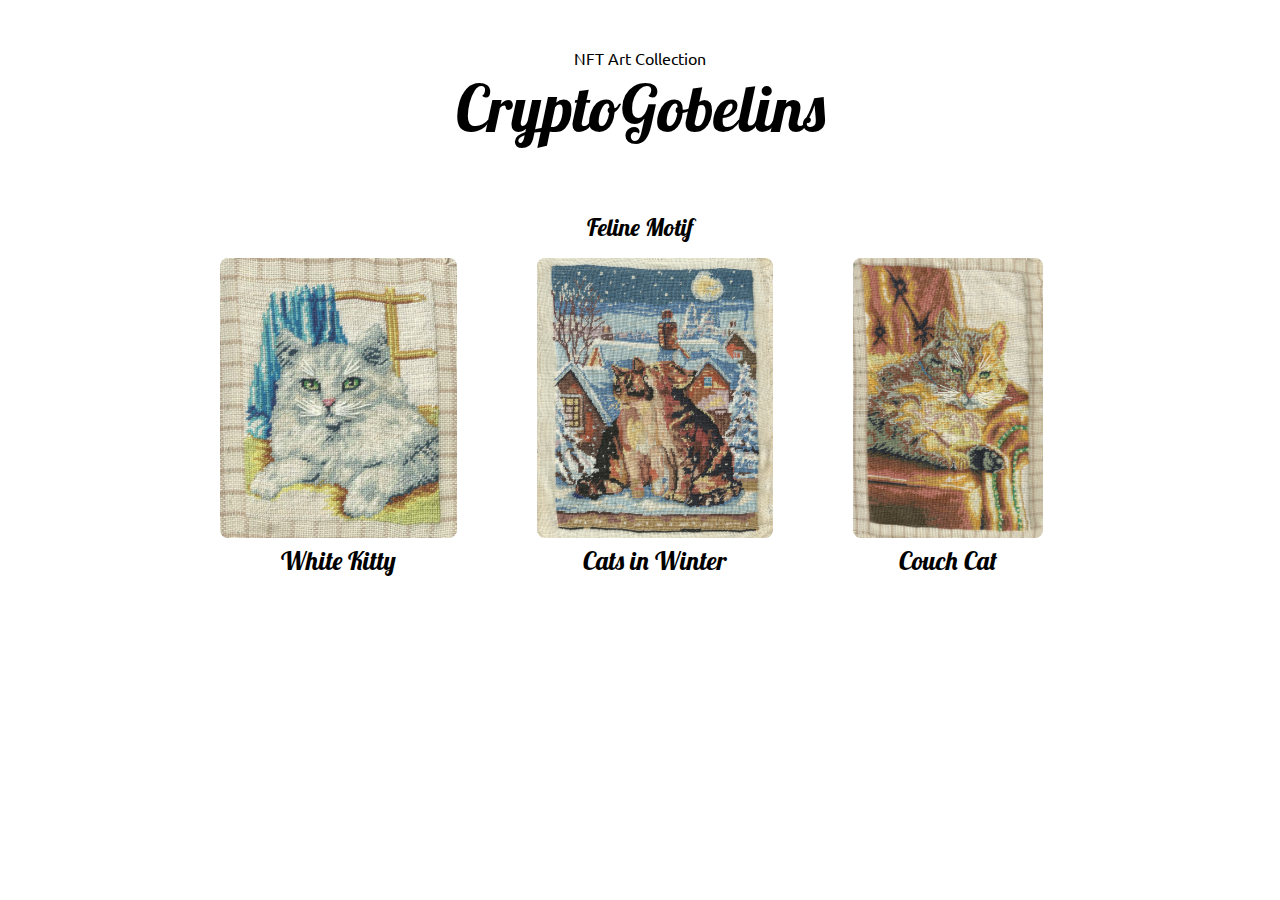
<file: index.html>
<!DOCTYPE html>
<html>
    <head>
        <title>CryptoGobelins NFT Art Collection</title>        
        <link rel="stylesheet" type="text/css" href="/style.css" />
    </head>
    <body>
        <div class="main-container">
            <header class="header">
                <div class="brand">NFT Art Collection</div>
                <h1>CryptoGobelins</span></h1>
            </header>

            <h2 class="collection-title">Feline Motif</h2>
            <ul class="gallery">
                <li>
                    <a href="/nft/001-white-kitty">
                        <figure>
                            <img src="assets/white-kitty.png" />
                            <figcaption>White Kitty</figcaption>
                        </figure>
                    </a>
                </li>

                <li>
                    <a href="/nft/002-cats-in-winter">
                        <figure>
                            <img src="assets/cats-in-winter.png" />
                            <figcaption>Cats in Winter</figcaption>
                        </figure>
                    </a>
                </li>

                <li>
                    <a href="/nft/003-couch-cat">
                        <figure>
                            <img src="assets/couch-cat.png" />
                            <figcaption>Couch Cat</figcaption>
                        </figure>
                    </a>
                </li>
            </ul>
        </div>
    </body>
</html>
</file>
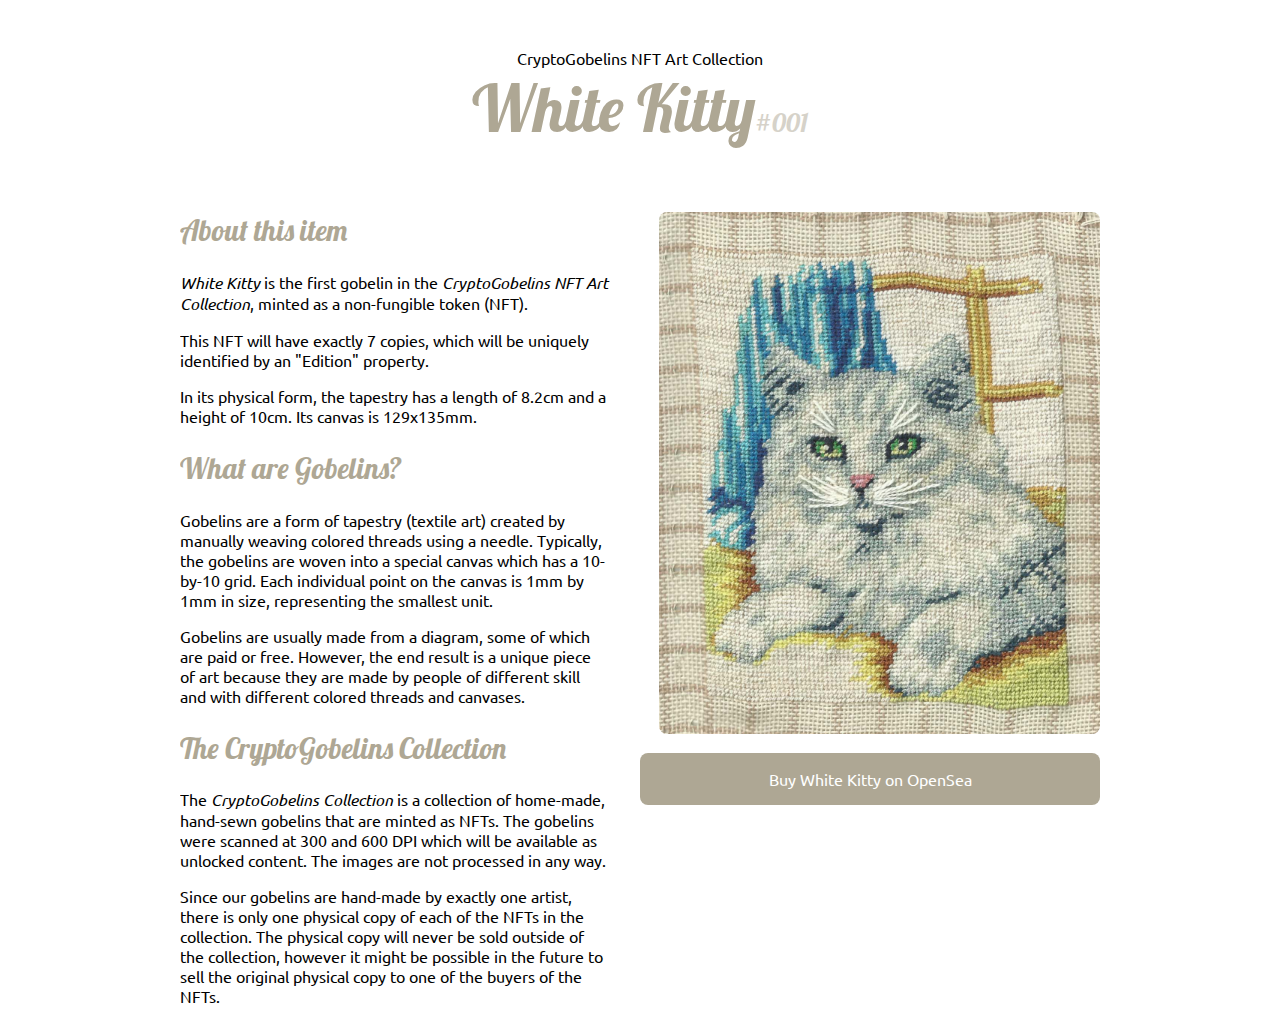
<file: 001-white-kitty.html>
<!DOCTYPE html>
<html>
    <head>
        <title>CryptoGobelins &mdash; White Kitty</title>        
        <link rel="stylesheet" type="text/css" href="./style.css" />
    </head>

    <body class="white-kitty">
        <div class="main-container">
            <header class="header">
                <div class="brand">CryptoGobelins NFT Art Collection</div>
                <h1>White Kitty<span class="serial-number">#001</span></h1>
            </header>

            <div class="column-container">
                <main>
                    <h2>About this item</h2>
                    <em>White Kitty</em> is the first gobelin in the <em>CryptoGobelins NFT Art Collection</em>, minted as a non-fungible token (NFT).

                    <p>This NFT will have exactly 7 copies, which will be uniquely identified by an "Edition" property.</p>

                    <p>In its physical form, the tapestry has a length of 8.2cm and a height of 10cm. Its canvas is 129x135mm.</p>

                    <h2>What are Gobelins?</h2>
                    <p>Gobelins are a form of tapestry (textile art) created by manually weaving colored threads using a needle. Typically, the gobelins are woven into a special canvas which has a 10-by-10 grid. Each individual point on the canvas is 1mm by 1mm in size, representing the smallest unit.</p>

                    <p>Gobelins are usually made from a diagram, some of which are paid or free. However, the end result is a unique piece of art because they are made by people of different skill and with different colored threads and canvases.</p>

                    <h2>The CryptoGobelins Collection</h2>
                    The <em>CryptoGobelins Collection</em> is a collection of home-made, hand-sewn gobelins that are minted as NFTs. The gobelins were scanned at 300 and 600 DPI which will be available as unlocked content. The images are not processed in any way.

                    <p>Since our gobelins are hand-made by exactly one artist, there is only one physical copy of each of the NFTs in the collection. The physical copy will never be sold outside of the collection, however it might be possible in the future to sell the original physical copy to one of the buyers of the NFTs.</p>
                </main>
        
                <aside>
                    <div class="preview-container white-kitty">
                        <div class="preview"></div>
                        <a class="call-to-action" href="#">Buy White Kitty on OpenSea</a>
                    </div>                    
                </aside>
            </div>
        </div>
    </body>
</html>
</file>
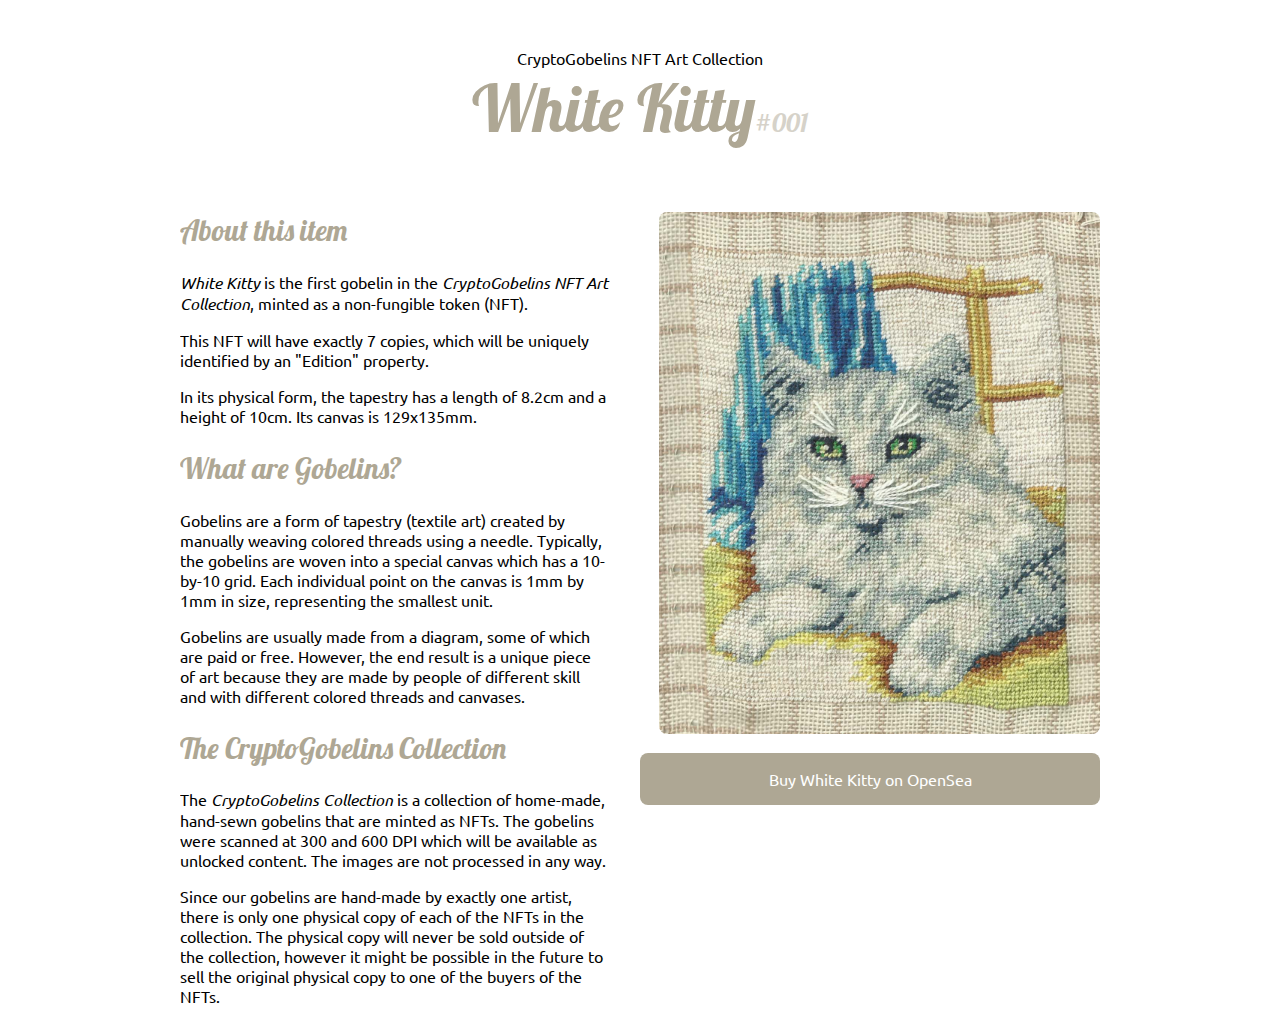
<file: gobelins/001-white-kitty.html>
<!DOCTYPE html>
<html>
    <head>
        <title>CryptoGobelins &mdash; White Kitty</title>        
        <link rel="stylesheet" type="text/css" href="../style.css" />
    </head>

    <body class="white-kitty">
        <div class="main-container">
            <header class="header">
                <div class="brand">CryptoGobelins NFT Art Collection</div>
                <h1>White Kitty<span class="serial-number">#001</span></h1>
            </header>

            <div class="column-container">
                <main>
                    <h2>About this item</h2>
                    <em>White Kitty</em> is the first gobelin in the <em>CryptoGobelins NFT Art Collection</em>, minted as a non-fungible token (NFT).

                    <p>This NFT will have exactly 7 copies, which will be uniquely identified by an "Edition" property.</p>

                    <p>In its physical form, the tapestry has a length of 8.2cm and a height of 10cm. Its canvas is 129x135mm.</p>

                    <h2>What are Gobelins?</h2>
                    <p>Gobelins are a form of tapestry (textile art) created by manually weaving colored threads using a needle. Typically, the gobelins are woven into a special canvas which has a 10-by-10 grid. Each individual point on the canvas is 1mm by 1mm in size, representing the smallest unit.</p>

                    <p>Gobelins are usually made from a diagram, some of which are paid or free. However, the end result is a unique piece of art because they are made by people of different skill and with different colored threads and canvases.</p>

                    <h2>The CryptoGobelins Collection</h2>
                    The <em>CryptoGobelins Collection</em> is a collection of home-made, hand-sewn gobelins that are minted as NFTs. The gobelins were scanned at 300 and 600 DPI which will be available as unlocked content. The images are not processed in any way.

                    <p>Since our gobelins are hand-made by exactly one artist, there is only one physical copy of each of the NFTs in the collection. The physical copy will never be sold outside of the collection, however it might be possible in the future to sell the original physical copy to one of the buyers of the NFTs.</p>
                </main>
        
                <aside>
                    <div class="preview-container white-kitty">
                        <div class="preview"></div>
                        <a class="call-to-action" href="#">Buy White Kitty on OpenSea</a>
                    </div>                    
                </aside>
            </div>
        </div>
    </body>
</html>
</file>
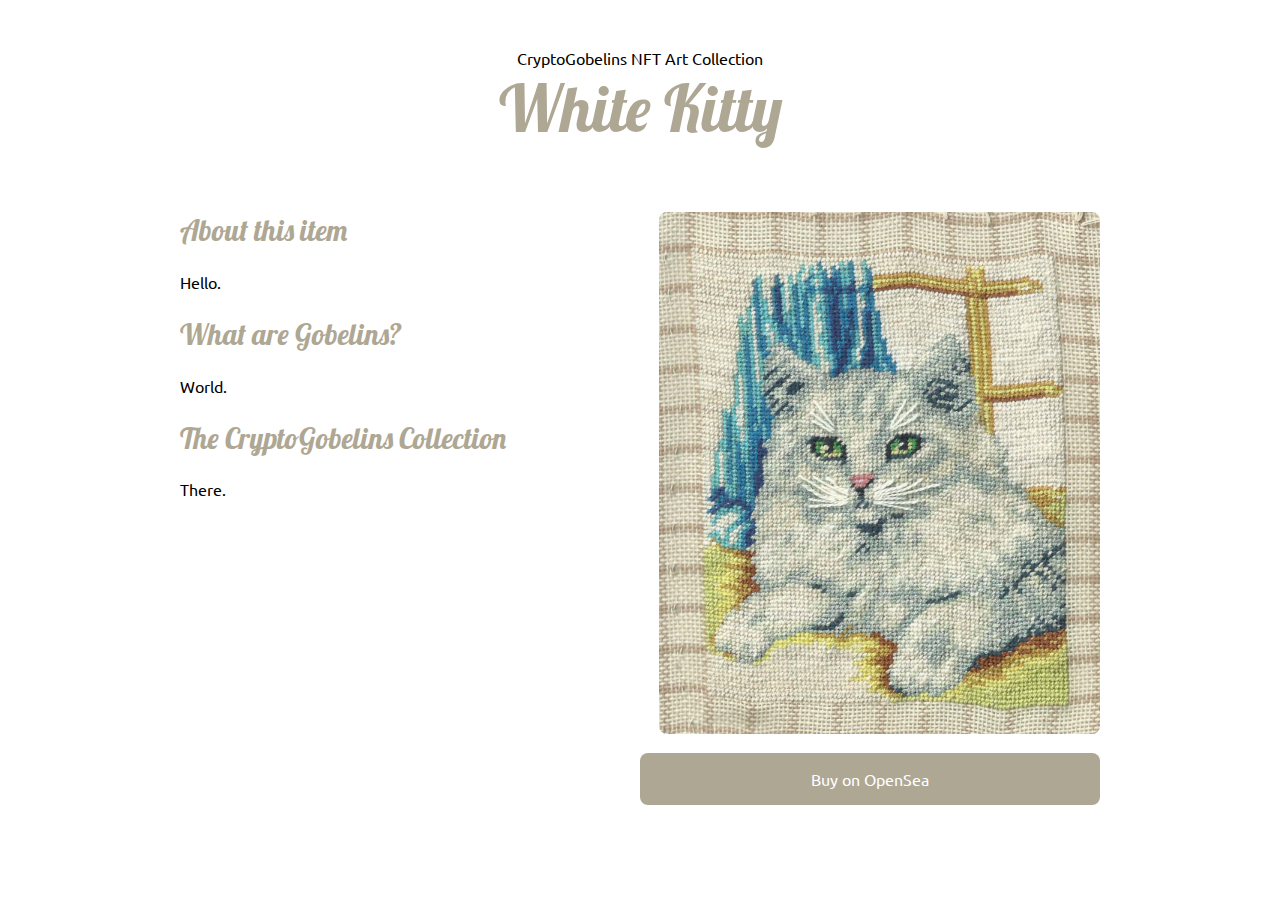
<file: gobelins/white-kitty.html>
<!DOCTYPE html>
<html>
    <head>
        <title>CryptoGobelins &mdash; White Kitty</title>        
        <link rel="stylesheet" type="text/css" href="../style.css" />
    </head>

    <body class="white-kitty">
        <div class="main-container">
            <header class="header">
                <div class="brand">CryptoGobelins NFT Art Collection</div>
                <h1>White Kitty</h1>
            </header>

            <div class="column-container">
                <main>
                    <h2>About this item</h2>
                    Hello.

                    <h2>What are Gobelins?</h2>
                    World.

                    <h2>The CryptoGobelins Collection</h2>
                    There.
                </main>
        
                <aside>
                    <div class="preview-container white-kitty">
                        <div class="preview"></div>
                        <a class="call-to-action" href="#">Buy on OpenSea</a>
                    </div>                    
                </aside>
            </div>
        </div>
    </body>
</html>
</file>
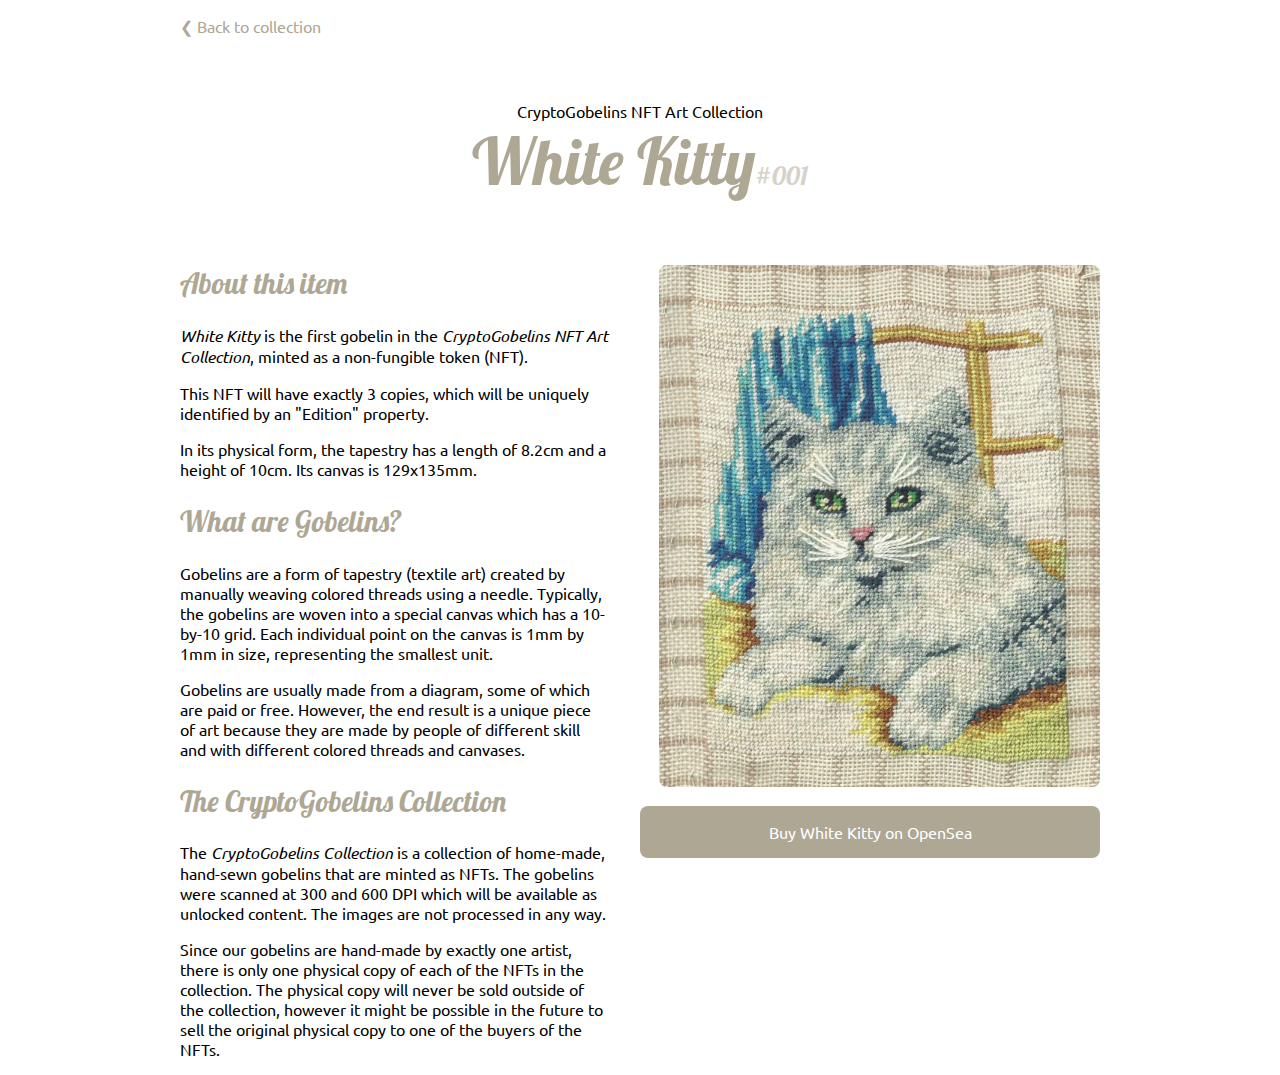
<file: nft/001-white-kitty.html>
<!DOCTYPE html>
<html>
    <head>
        <title>CryptoGobelins &mdash; White Kitty</title>        
        <link rel="stylesheet" type="text/css" href="/style.css" />
        <meta charset="utf-8" />
    </head>

    <body class="white-kitty">
        <div class="main-container">
            <a class="go-back" href="/">❮ Back to collection</a>

            <header class="header">
                <div class="brand">CryptoGobelins NFT Art Collection</div>
                <h1>White Kitty<span class="serial-number">#001</span></h1>
            </header>

            <div class="column-container">
                <main>
                    <h2>About this item</h2>
                    <em>White Kitty</em> is the first gobelin in the <em>CryptoGobelins NFT Art Collection</em>, minted as a non-fungible token (NFT).

                    <p>This NFT will have exactly 3 copies, which will be uniquely identified by an "Edition" property.</p>

                    <p>In its physical form, the tapestry has a length of 8.2cm and a height of 10cm. Its canvas is 129x135mm.</p>

                    <h2>What are Gobelins?</h2>
                    <p>Gobelins are a form of tapestry (textile art) created by manually weaving colored threads using a needle. Typically, the gobelins are woven into a special canvas which has a 10-by-10 grid. Each individual point on the canvas is 1mm by 1mm in size, representing the smallest unit.</p>

                    <p>Gobelins are usually made from a diagram, some of which are paid or free. However, the end result is a unique piece of art because they are made by people of different skill and with different colored threads and canvases.</p>

                    <h2>The CryptoGobelins Collection</h2>
                    The <em>CryptoGobelins Collection</em> is a collection of home-made, hand-sewn gobelins that are minted as NFTs. The gobelins were scanned at 300 and 600 DPI which will be available as unlocked content. The images are not processed in any way.

                    <p>Since our gobelins are hand-made by exactly one artist, there is only one physical copy of each of the NFTs in the collection. The physical copy will never be sold outside of the collection, however it might be possible in the future to sell the original physical copy to one of the buyers of the NFTs.</p>
                </main>
        
                <aside>
                    <div class="preview-container white-kitty">
                        <div class="preview"></div>
                        <a class="call-to-action" href="https://opensea.io/assets/cryptogobelins?search[query]=white%20kitty&search[resultModel]=ASSETS" target="_blank">Buy White Kitty on OpenSea</a>
                    </div>                    
                </aside>
            </div>
        </div>
    </body>
</html>
</file>
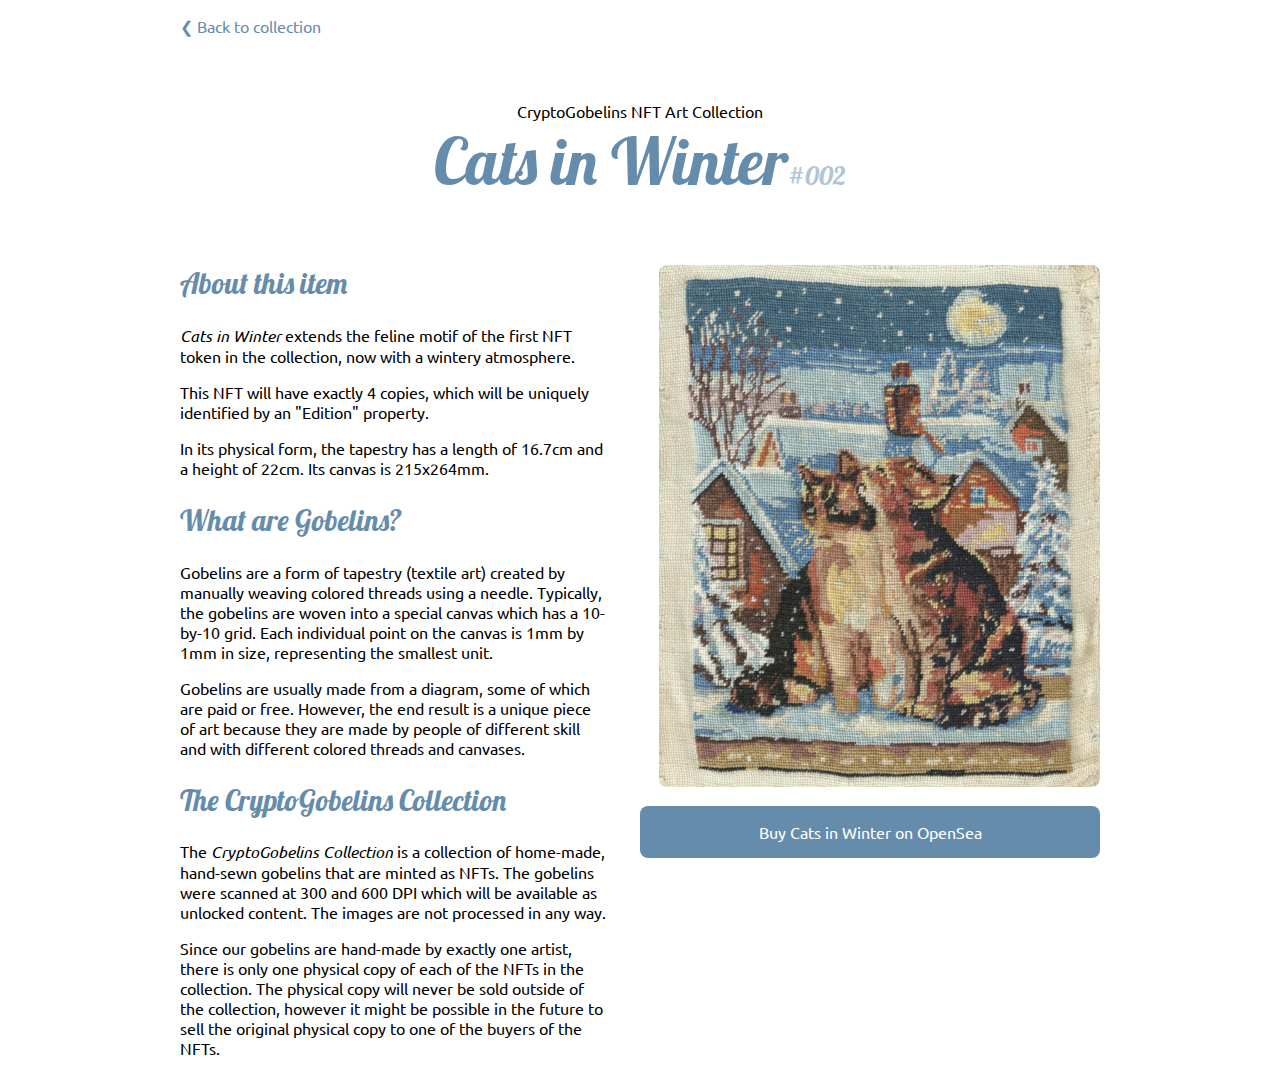
<file: nft/002-cats-in-winter.html>
<!DOCTYPE html>
<html>
    <head>
        <title>CryptoGobelins &mdash; Cats in Winter</title>        
        <link rel="stylesheet" type="text/css" href="/style.css" />
        <meta charset="utf-8" />
    </head>

    <body class="cats-in-winter">
        <div class="main-container">
            <a class="go-back" href="/">❮ Back to collection</a>

            <header class="header">
                <div class="brand">CryptoGobelins NFT Art Collection</div>
                <h1>Cats in Winter<span class="serial-number">#002</span></h1>
            </header>

            <div class="column-container">
                <main>
                    <h2>About this item</h2>
                    <em>Cats in Winter</em> extends the feline motif of the first NFT token in the collection, now with a wintery atmosphere.

                    <p>This NFT will have exactly 4 copies, which will be uniquely identified by an "Edition" property.</p>

                    <p>In its physical form, the tapestry has a length of 16.7cm and a height of 22cm. Its canvas is 215x264mm.</p>

                    <h2>What are Gobelins?</h2>
                    <p>Gobelins are a form of tapestry (textile art) created by manually weaving colored threads using a needle. Typically, the gobelins are woven into a special canvas which has a 10-by-10 grid. Each individual point on the canvas is 1mm by 1mm in size, representing the smallest unit.</p>

                    <p>Gobelins are usually made from a diagram, some of which are paid or free. However, the end result is a unique piece of art because they are made by people of different skill and with different colored threads and canvases.</p>

                    <h2>The CryptoGobelins Collection</h2>
                    The <em>CryptoGobelins Collection</em> is a collection of home-made, hand-sewn gobelins that are minted as NFTs. The gobelins were scanned at 300 and 600 DPI which will be available as unlocked content. The images are not processed in any way.

                    <p>Since our gobelins are hand-made by exactly one artist, there is only one physical copy of each of the NFTs in the collection. The physical copy will never be sold outside of the collection, however it might be possible in the future to sell the original physical copy to one of the buyers of the NFTs.</p>
                </main>
        
                <aside>
                    <div class="preview-container">
                        <div class="preview"></div>
                        <a class="call-to-action" href="https://opensea.io/assets/cryptogobelins?search[query]=cats%20in%20winter&search[resultModel]=ASSETS" target="_blank">Buy Cats in Winter on OpenSea</a>
                    </div>                    
                </aside>
            </div>
        </div>
    </body>
</html>
</file>
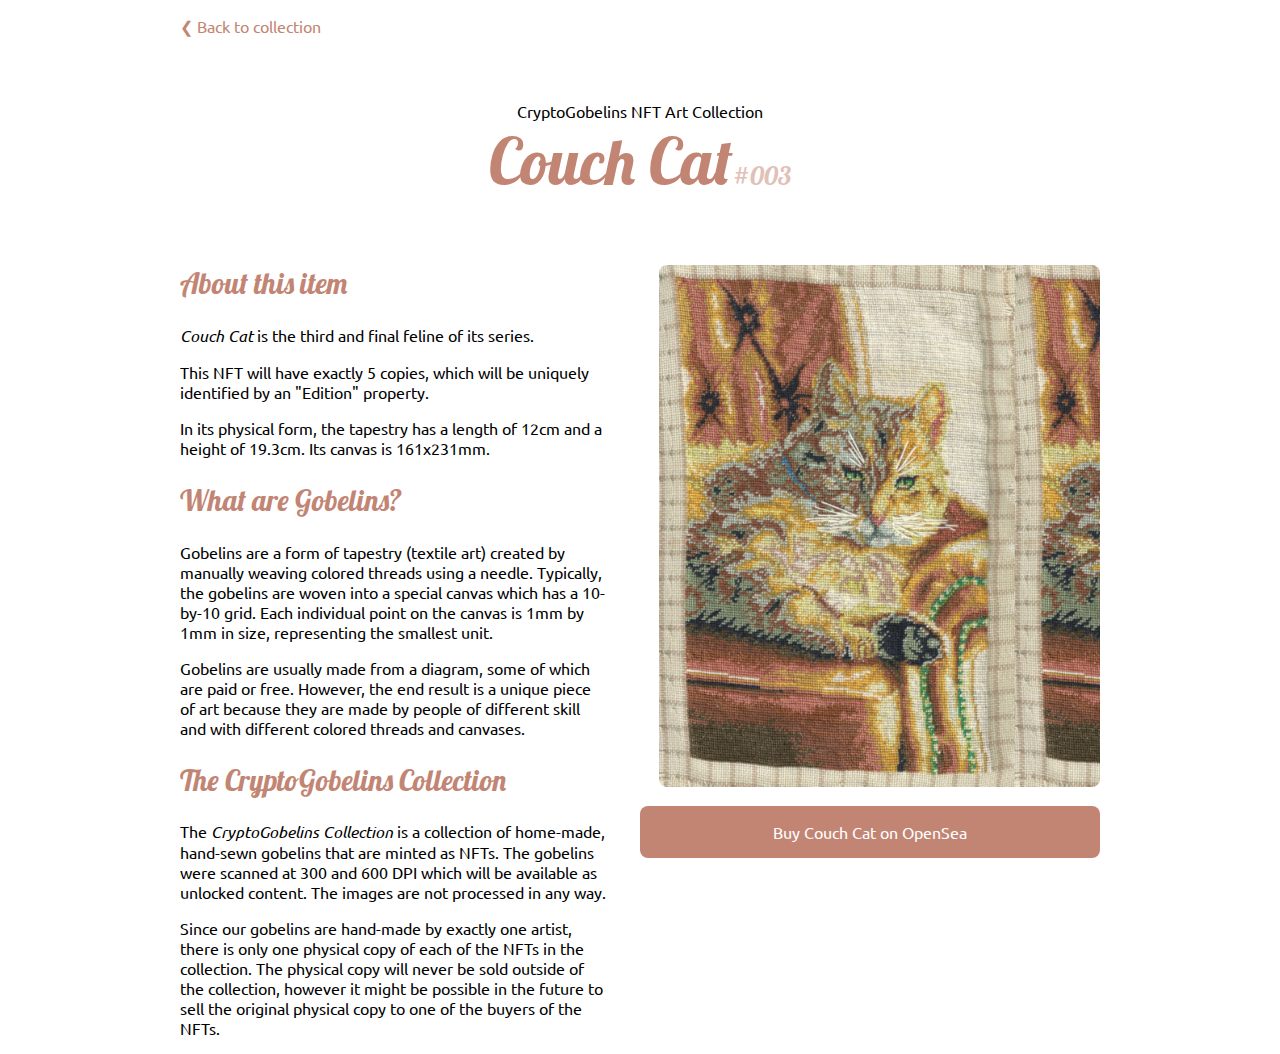
<file: nft/003-couch-cat.html>
<!DOCTYPE html>
<html>
    <head>
        <title>CryptoGobelins &mdash; Couch Cat</title>        
        <link rel="stylesheet" type="text/css" href="/style.css" />
        <meta charset="utf-8" />
    </head>

    <body class="couch-cat">
        <div class="main-container">
            <a class="go-back" href="/">❮ Back to collection</a>

            <header class="header">
                <div class="brand">CryptoGobelins NFT Art Collection</div>
                <h1>Couch Cat<span class="serial-number">#003</span></h1>
            </header>

            <div class="column-container">
                <main>
                    <h2>About this item</h2>
                    <em>Couch Cat</em> is the third and final feline of its series.

                    <p>This NFT will have exactly 5 copies, which will be uniquely identified by an "Edition" property.</p>

                    <p>In its physical form, the tapestry has a length of 12cm and a height of 19.3cm. Its canvas is 161x231mm.</p>

                    <h2>What are Gobelins?</h2>
                    <p>Gobelins are a form of tapestry (textile art) created by manually weaving colored threads using a needle. Typically, the gobelins are woven into a special canvas which has a 10-by-10 grid. Each individual point on the canvas is 1mm by 1mm in size, representing the smallest unit.</p>

                    <p>Gobelins are usually made from a diagram, some of which are paid or free. However, the end result is a unique piece of art because they are made by people of different skill and with different colored threads and canvases.</p>

                    <h2>The CryptoGobelins Collection</h2>
                    The <em>CryptoGobelins Collection</em> is a collection of home-made, hand-sewn gobelins that are minted as NFTs. The gobelins were scanned at 300 and 600 DPI which will be available as unlocked content. The images are not processed in any way.

                    <p>Since our gobelins are hand-made by exactly one artist, there is only one physical copy of each of the NFTs in the collection. The physical copy will never be sold outside of the collection, however it might be possible in the future to sell the original physical copy to one of the buyers of the NFTs.</p>
                </main>
        
                <aside>
                    <div class="preview-container">
                        <div class="preview"></div>
                        <a class="call-to-action" href="https://opensea.io/assets/cryptogobelins?search[query]=couch%20cat&search[resultModel]=ASSETS" target="_blank">Buy Couch Cat on OpenSea</a>
                    </div>                    
                </aside>
            </div>
        </div>
    </body>
</html>
</file>
<file: style.css>
@import url('https://fonts.googleapis.com/css2?family=Lobster&family=Ubuntu&display=swap');

html,
body {
    overflow: auto;
    padding: 0;
    margin: 0;
    font-family: 'Ubuntu', sans-serif;
}

.main-container {
    max-width: 920px;
    margin: auto;
}

.column-container {
    overflow: auto;
}

.column-container > * {
    float: left;
    width: 50%;
    position: relative;
}

main {
    padding-right: 2em;
    box-sizing: border-box;
}

aside {
    text-align: center;
}

.preview-container {
    width: var(--image-width);
    text-align: right;
}

.preview {
    --image-width: 441px;
    --image-height: 522px;

    display: inline-block;
    background-size: contain;
    border-radius: 0.5em;
    background-image: var(--image-url);
    width: var(--image-width);
    height: var(--image-height);
    max-width: 100%;
}

.white-kitty {
    --accent-color: #aea794;
    --image-url: url("/assets/white-kitty.png");
}

.cats-in-winter {
    --accent-color: #668cac;
    --image-url: url("/assets/cats-in-winter.png");
}

.couch-cat {
    --accent-color: #c28574;
    --image-url: url("/assets/couch-cat.png");
}

a.call-to-action {
    display: block;
    text-decoration: none;
    text-align: center;    
    padding: 1em 5em;
    background: var(--accent-color);
    color: white;
    border-radius: 0.5em;
    margin-top: 1em;
}

a.go-back {
    display: inline-block;
    padding: 1em 0;
    color: var(--accent-color);
    text-decoration: none;
}

.header {
    text-align: center;
    padding: 4em 0;
    padding-top: 3em;
}

.header h1 {
    font-size: 64px;
    font-family: "Lobster", cursive;
    font-weight: normal;
    color: var(--accent-color);
    margin: 0;
}

.header h1 .serial-number {
    font-size: 0.4em;
    opacity: 0.5;
}

main h2 {
    color: var(--accent-color);
    font-weight: normal;
    font-size: 1.8em;
    font-family: "Lobster", cursive;
}

main h2:first-of-type {
    margin-top: 0;
}

.gallery {
    display: flex;  
    list-style-type: none;
    padding: 0;
    margin: 0;  
    text-align: center;
}

.gallery li a {
    text-decoration: none;
    color: black;
}

.gallery li img {
    display: block;
    height: 280px;
    width: auto;
    border-radius: 0.5em;
}

.gallery li .placeholder-image {
    position: relative;
    width: 240px;
    height: 280px;
    border-radius: 0.5em;
    border: 1px dashed silver;
}

.gallery li .placeholder-image span:first-of-type {
    position: absolute;
    top: 50%;
    left: 50%;
    transform: translate(-50%, -50%);
}

.gallery figcaption {
    margin-top: 0.25em;
    font-family: "Lobster", cursive;
    font-size: 1.6em;
}

h2.collection-title {
    text-align: center;
    font-weight: normal;
    font-family: "Lobster", cursive;
    margin: 0;
}
</file>
